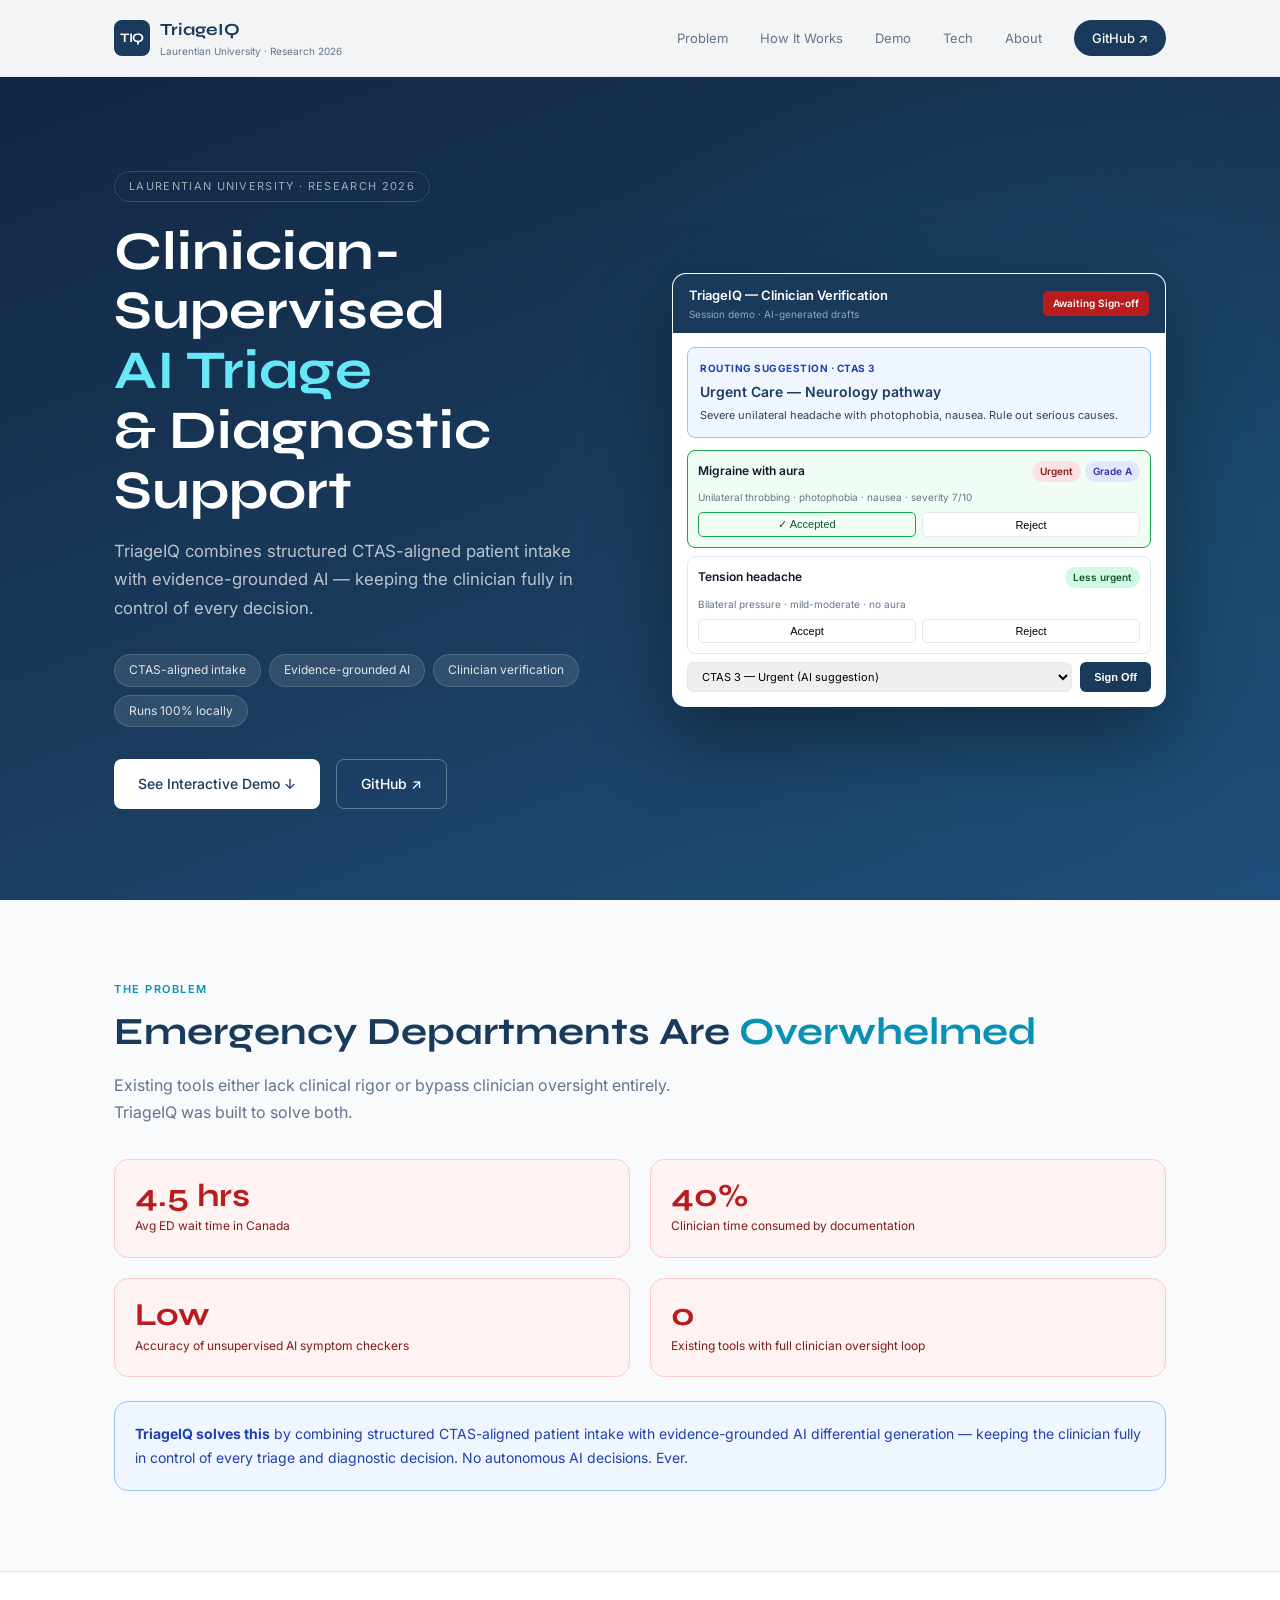
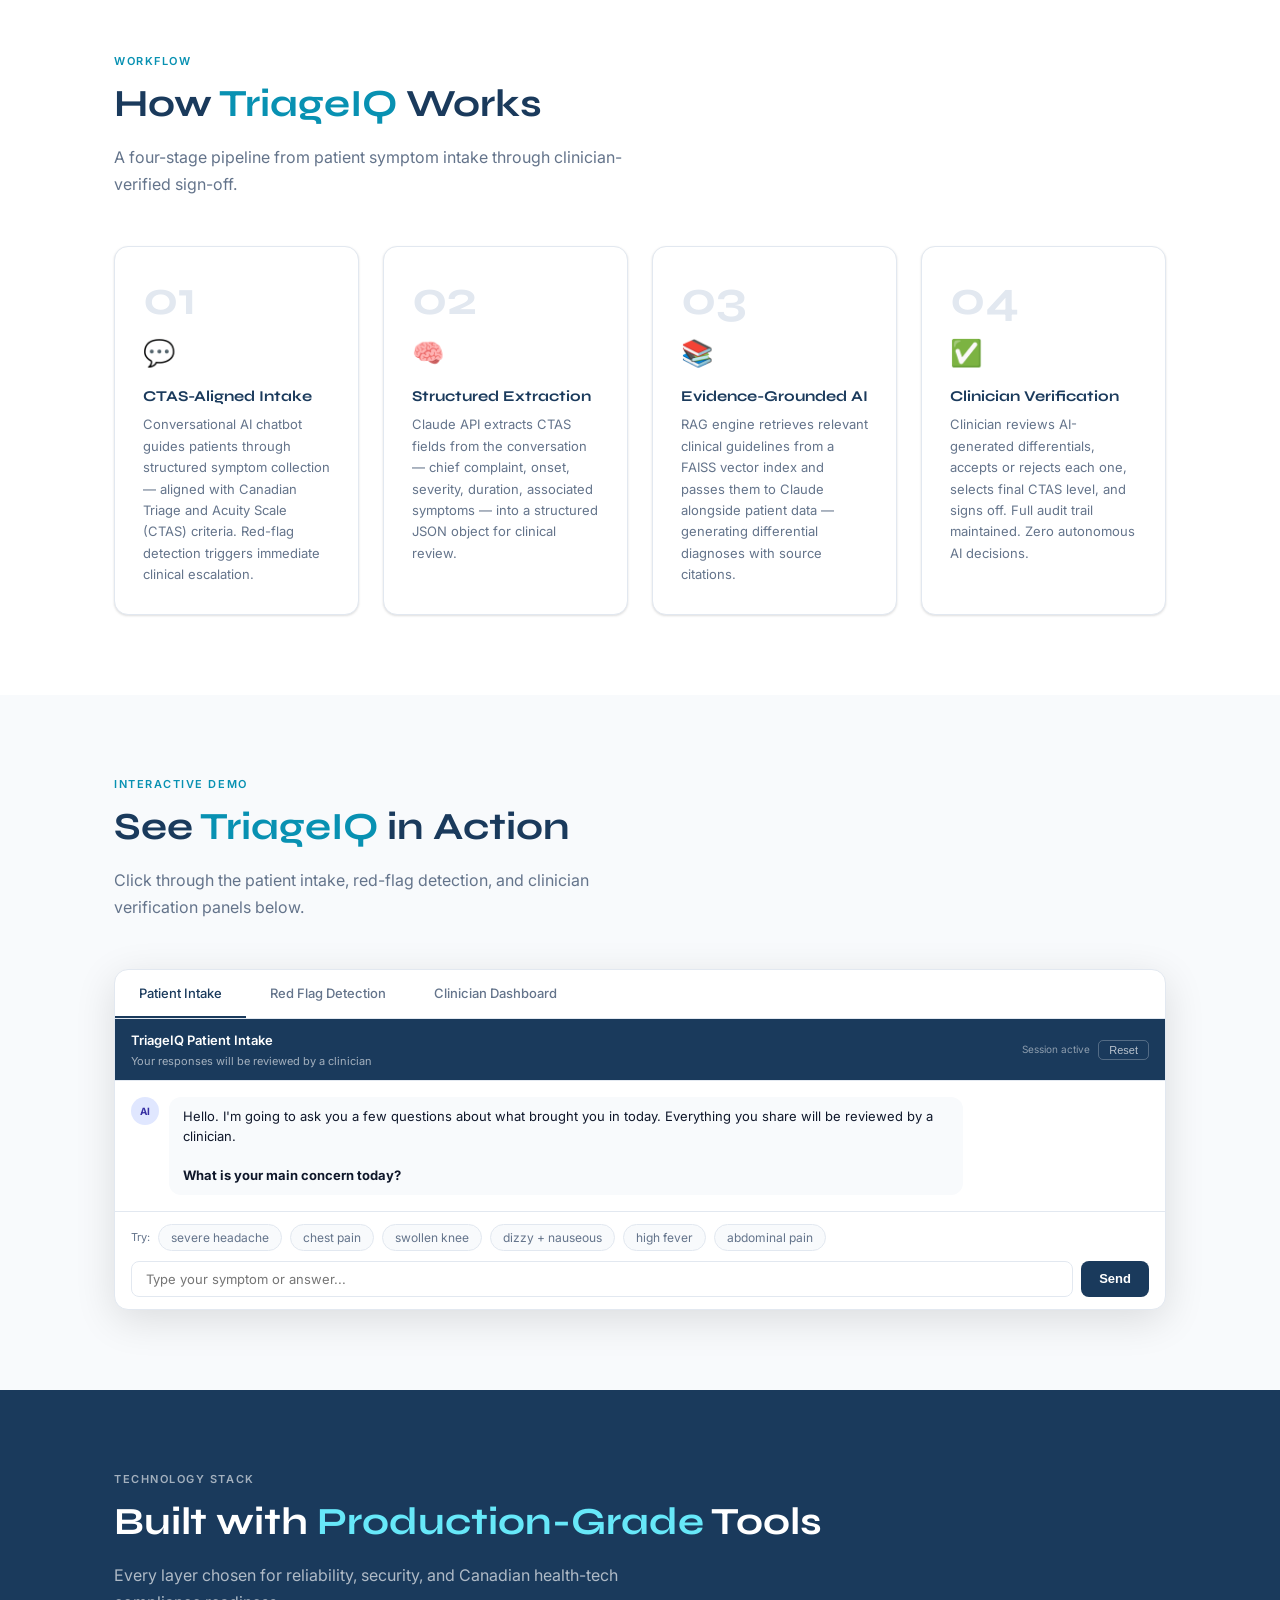
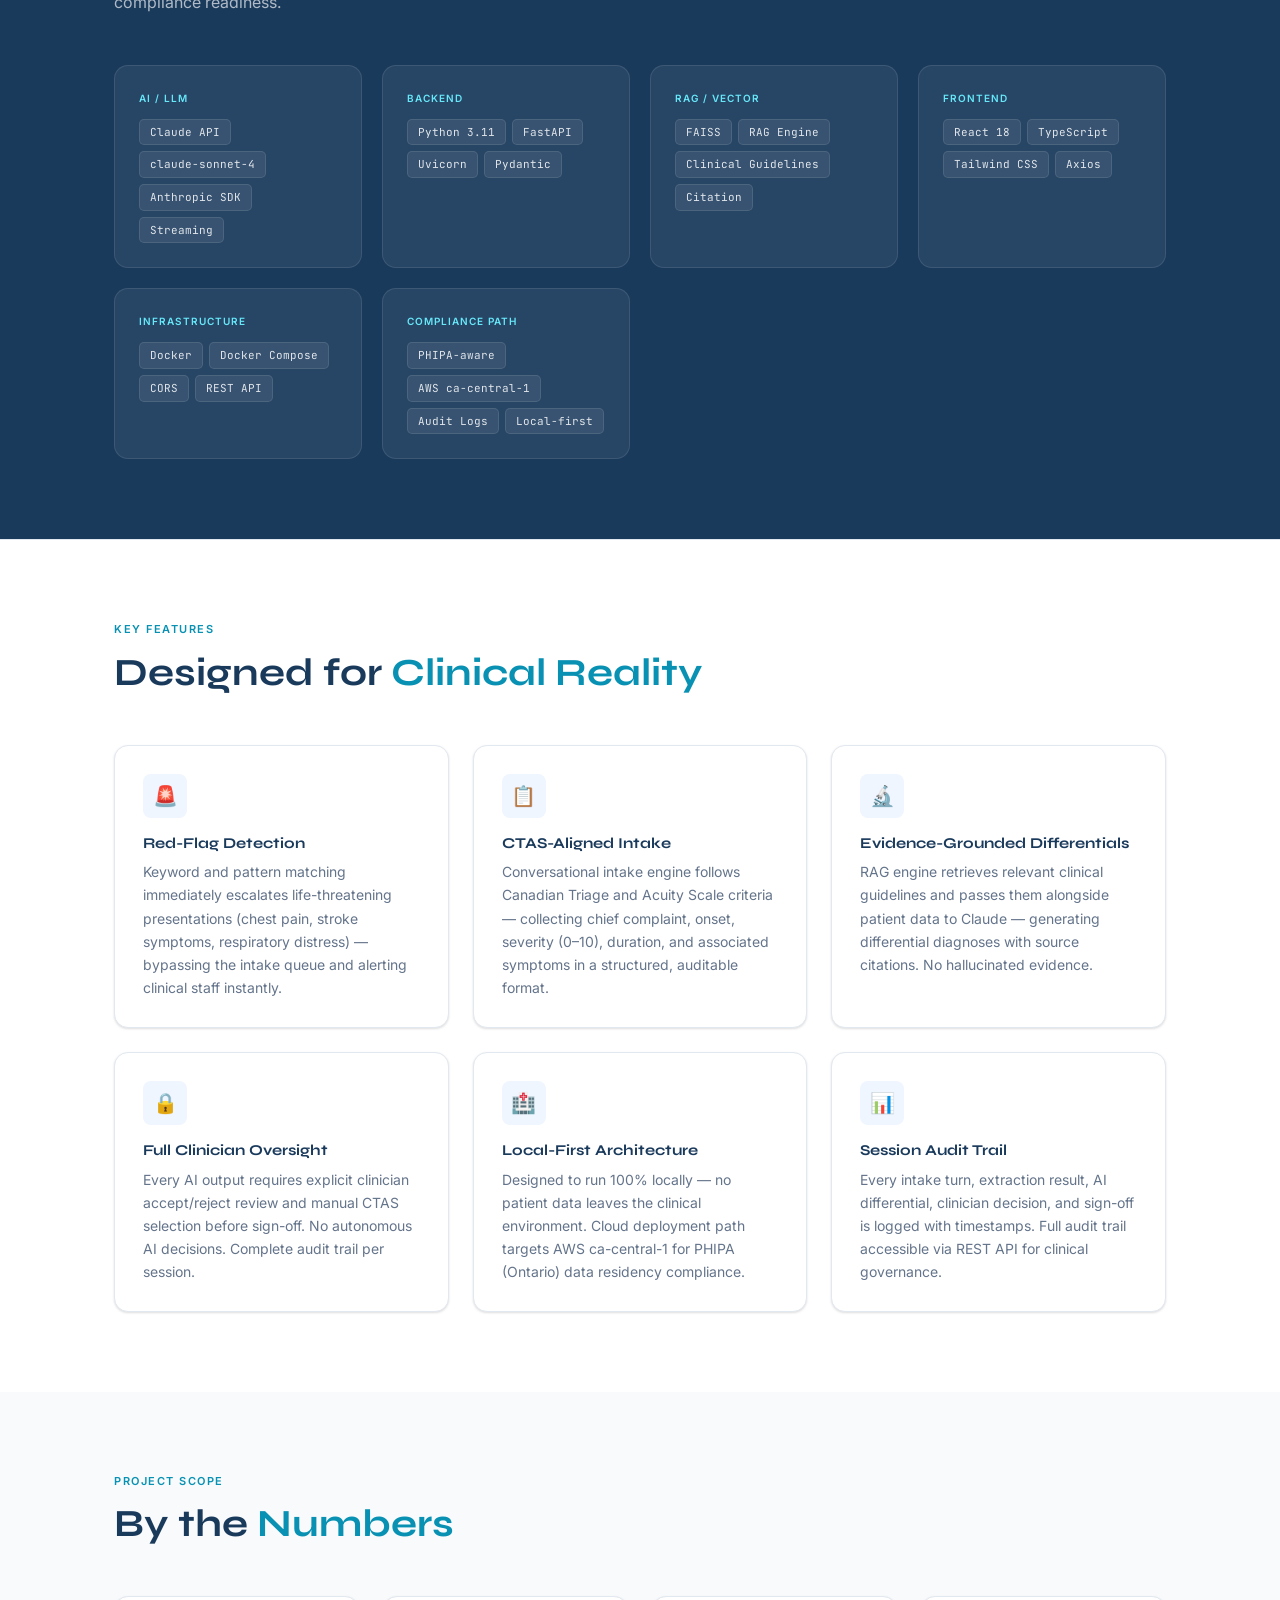
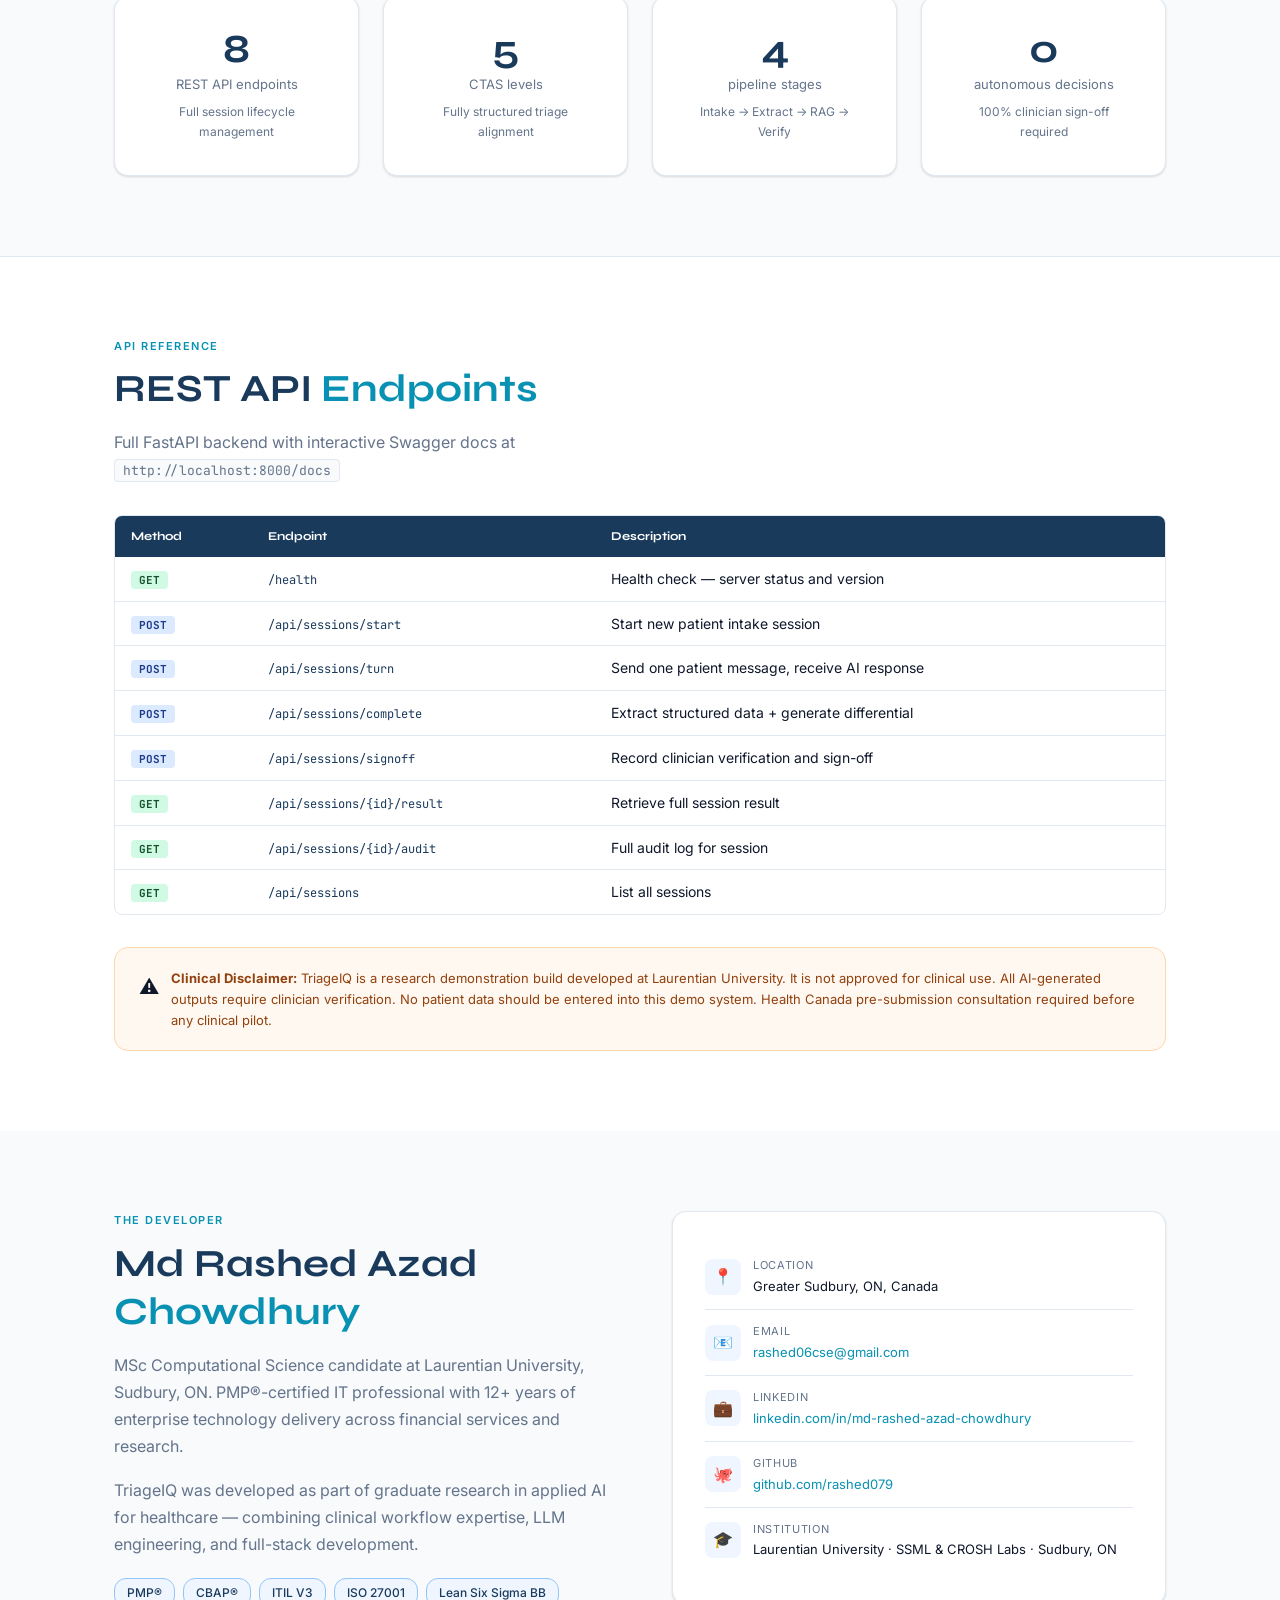
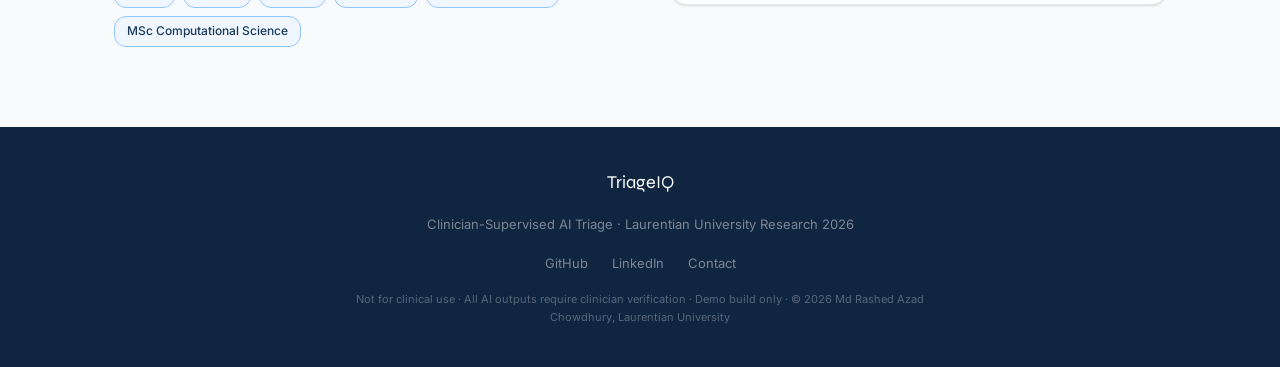
<file: index.html>
<!DOCTYPE html>
<html lang="en">
<head>
<meta charset="UTF-8">
<meta name="viewport" content="width=device-width, initial-scale=1.0">
<meta name="description" content="TriageIQ — Clinician-Supervised AI Triage & Diagnostic Support. CTAS-aligned intake, evidence-grounded differential generation, full clinician verification. Built at Laurentian University by Md Rashed Azad Chowdhury.">
<meta property="og:title" content="TriageIQ — Clinician-Supervised AI Triage">
<meta property="og:description" content="CTAS-aligned patient intake · Evidence-grounded AI differentials · Full clinician verification workflow">
<meta property="og:type" content="website">
<title>TriageIQ — Clinician-Supervised AI Triage · Laurentian University</title>
<link rel="preconnect" href="https://fonts.googleapis.com">
<link rel="preconnect" href="https://fonts.gstatic.com" crossorigin>
<link href="https://fonts.googleapis.com/css2?family=Syne:wght@400;600;700;800&family=Inter:wght@400;500;600&family=JetBrains+Mono:wght@400;700&display=swap" rel="stylesheet">
<style>
*,*::before,*::after{box-sizing:border-box;margin:0;padding:0}
:root{
  --navy:#1a3a5c;--navy-d:#0f2540;--navy-l:#2a5080;
  --teal:#0891b2;--teal-l:#67e8f9;
  --red:#dc2626;--red-l:#fef2f2;
  --green:#16a34a;--green-l:#f0fdf4;
  --amber:#d97706;--amber-l:#fffbeb;
  --blue-l:#eff6ff;--blue-m:#93c5fd;
  --surface:#f8fafc;--card:#fff;
  --text:#0f172a;--muted:#64748b;--border:#e2e8f0;
  --fd:'Syne',sans-serif;--fb:'Inter',sans-serif;--fm:'JetBrains Mono',monospace;
  --r:8px;--rl:14px;--tr:.2s cubic-bezier(.4,0,.2,1);
  --sh:0 1px 3px rgba(0,0,0,.08),0 1px 2px rgba(0,0,0,.06);
  --sh-lg:0 10px 40px rgba(0,0,0,.12);
}
html{scroll-behavior:smooth}
body{font-family:var(--fb);background:var(--surface);color:var(--text);font-size:16px;line-height:1.7;overflow-x:hidden}
a{color:var(--teal);text-decoration:none;transition:color var(--tr)}
a:hover{color:var(--navy)}
h1,h2,h3,h4{font-family:var(--fd);line-height:1.25}
.c{max-width:1100px;margin:0 auto;padding:0 1.5rem}
.sec{padding:5rem 0}

/* HEADER */
#hdr{position:fixed;top:0;left:0;right:0;z-index:100;background:rgba(255,255,255,.95);backdrop-filter:blur(12px);border-bottom:1px solid var(--border);transition:box-shadow var(--tr)}
#hdr.sc{box-shadow:var(--sh-lg)}
.hi{display:flex;align-items:center;justify-content:space-between;padding:1rem 1.5rem;max-width:1100px;margin:0 auto}
.sl{display:flex;align-items:center;gap:10px}
.lm{width:36px;height:36px;border-radius:var(--r);background:var(--navy);display:flex;align-items:center;justify-content:center;font-family:var(--fd);font-size:13px;font-weight:700;color:#fff;letter-spacing:-.5px}
.lt{font-family:var(--fd);font-size:17px;font-weight:700;color:var(--navy)}
.ls{font-size:10px;color:var(--muted);margin-top:-2px}
.nav{display:flex;gap:2rem;align-items:center}
.nav a{font-size:13px;color:var(--muted);transition:color var(--tr)}
.nav a:hover{color:var(--navy)}
.nc{padding:7px 18px;background:var(--navy);color:#fff!important;border-radius:20px;font-size:13px;font-weight:500;transition:background var(--tr)!important}
.nc:hover{background:var(--navy-l)!important}

/* HERO */
#hero{min-height:100vh;padding-top:80px;background:linear-gradient(160deg,var(--navy-d) 0%,var(--navy) 55%,#1e4f7a 100%);display:flex;align-items:center;overflow:hidden;position:relative}
#hero::before{content:'';position:absolute;inset:0;background:radial-gradient(ellipse 60% 70% at 80% 50%,rgba(8,145,178,.15) 0%,transparent 65%)}
.hg{display:grid;grid-template-columns:1fr 1fr;gap:4rem;align-items:center;position:relative}
.hew{display:inline-flex;align-items:center;gap:8px;font-size:11px;text-transform:uppercase;letter-spacing:.12em;color:rgba(255,255,255,.6);margin-bottom:1.25rem;border:1px solid rgba(255,255,255,.15);padding:5px 14px;border-radius:20px}
.ht{font-size:clamp(2.2rem,4.5vw,3.4rem);color:#fff;margin-bottom:1rem;line-height:1.1}
.ht span{color:var(--teal-l)}
.hd{color:rgba(255,255,255,.7);font-size:1.05rem;margin-bottom:2rem;max-width:480px}
.hps{display:flex;flex-wrap:wrap;gap:8px;margin-bottom:2rem}
.hp{background:rgba(255,255,255,.1);border:1px solid rgba(255,255,255,.15);padding:5px 14px;border-radius:20px;font-size:12px;color:rgba(255,255,255,.85)}
.hca{display:flex;gap:1rem;flex-wrap:wrap}
.btn{display:inline-flex;align-items:center;gap:8px;padding:12px 24px;border-radius:var(--r);font-size:14px;font-weight:500;cursor:pointer;transition:all var(--tr);border:none;font-family:var(--fb)}
.bw{background:#fff;color:var(--navy)}
.bw:hover{background:#f0f9ff;color:var(--navy);transform:translateY(-2px)}
.bg{background:transparent;color:#fff;border:1px solid rgba(255,255,255,.3)}
.bg:hover{border-color:#fff;transform:translateY(-2px)}

/* APP MOCKUP */
.am{background:#fff;border-radius:var(--rl);box-shadow:0 32px 80px rgba(0,0,0,.4);overflow:hidden;border:1px solid rgba(255,255,255,.1);animation:float 6s ease-in-out infinite}
@keyframes float{0%,100%{transform:translateY(0)}50%{transform:translateY(-10px)}}
.mtb{background:var(--navy);padding:10px 16px;display:flex;align-items:center;justify-content:space-between}
.mtt{font-weight:600;font-size:13px;color:#fff}
.mts{font-size:10px;color:rgba(255,255,255,.55)}
.sp{background:#b91c1c;padding:4px 10px;border-radius:5px;font-size:10px;font-weight:600;color:#fff}
.mb2{padding:14px}
.rb{background:var(--blue-l);border:1px solid var(--blue-m);border-radius:var(--r);padding:12px;margin-bottom:12px}
.rt{font-size:10px;font-weight:700;color:#1e40af;text-transform:uppercase;letter-spacing:.5px;margin-bottom:3px}
.rtt{font-size:14px;font-weight:600;color:#1e3a5f}
.rd{font-size:11px;color:#374151;margin-top:2px}
.dc{border:1px solid var(--border);border-radius:var(--r);padding:10px;margin-bottom:8px;transition:all .3s}
.dc.acc{border-color:#16a34a;background:var(--green-l)}
.dc.rej{border-color:#dc2626;background:var(--red-l);opacity:.6}
.dn{font-weight:600;font-size:12px;color:var(--text);margin-bottom:4px}
.dm2{font-size:10px;color:var(--muted);margin-bottom:6px}
.db{display:flex;gap:6px}
.dbt{flex:1;padding:5px;border-radius:5px;border:1px solid var(--border);background:#fff;font-size:11px;font-weight:500;cursor:pointer;transition:all .2s}
.dbt:hover{background:var(--surface)}
.dbt.ac{background:var(--green-l);border-color:#16a34a;color:#14532d}
.dbt.rj{background:var(--red-l);border-color:#dc2626;color:#7f1d1d}
.badge{display:inline-flex;align-items:center;padding:2px 8px;border-radius:20px;font-size:10px;font-weight:600}

/* PROBLEM */
.sg{display:grid;grid-template-columns:repeat(2,1fr);gap:1.25rem;margin-top:2rem}
.sc2{background:var(--red-l);border:1px solid #fecaca;border-radius:var(--rl);padding:1.25rem}
.sn{font-family:var(--fd);font-size:2rem;color:#b91c1c;font-weight:700;line-height:1}
.sl2{font-size:12px;color:#7f1d1d;margin-top:.3rem}
.sol{background:var(--blue-l);border:1px solid var(--blue-m);border-radius:var(--rl);padding:1.25rem;margin-top:1.5rem;font-size:14px;color:#1e40af;line-height:1.7}

/* HEADINGS */
.ew{font-size:11px;text-transform:uppercase;letter-spacing:.14em;color:var(--teal);margin-bottom:.6rem;font-weight:600}
.ew-w{color:rgba(255,255,255,.6)}
.st{font-size:clamp(1.7rem,3vw,2.4rem);color:var(--navy);margin-bottom:1rem}
.st span{color:var(--teal)}
.st-w{color:#fff}
.sd{color:var(--muted);max-width:560px}
.sd-w{color:rgba(255,255,255,.65)}

/* HOW IT WORKS */
.stg{display:grid;grid-template-columns:repeat(auto-fit,minmax(230px,1fr));gap:1.5rem;margin-top:3rem}
.scard{background:var(--card);border:1px solid var(--border);border-radius:var(--rl);padding:1.75rem;box-shadow:var(--sh);transition:all var(--tr)}
.scard:hover{transform:translateY(-4px);box-shadow:var(--sh-lg)}
.snum{font-family:var(--fd);font-size:3rem;font-weight:700;color:var(--border);line-height:1;margin-bottom:.5rem}
.sic{font-size:26px;margin-bottom:.75rem}
.sti{font-family:var(--fd);font-size:15px;color:var(--navy);margin-bottom:.5rem}
.sde{font-size:13px;color:var(--muted);line-height:1.65}

/* DEMO PANEL */
.demo-panel{background:var(--card);border:1px solid var(--border);border-radius:var(--rl);overflow:hidden;box-shadow:var(--sh-lg);margin-top:3rem}
.dp-tabs{display:flex;border-bottom:1px solid var(--border)}
.dp-tab{padding:.75rem 1.5rem;font-size:13px;font-weight:500;cursor:pointer;color:var(--muted);border-bottom:2px solid transparent;transition:all var(--tr)}
.dp-tab.active{color:var(--navy);border-bottom-color:var(--navy)}
.dp-body{padding:1.5rem}
.chat-demo{display:flex;flex-direction:column;gap:12px}
.cm{display:flex;gap:10px}
.cm.u{flex-direction:row-reverse}
.av{width:28px;height:28px;border-radius:50%;background:#e0e7ff;display:flex;align-items:center;justify-content:center;font-size:10px;font-weight:700;color:#3730a3;flex-shrink:0}
.bub{max-width:78%;padding:10px 14px;border-radius:12px;font-size:13px;line-height:1.5}
.bub.ai{background:var(--surface);color:var(--text)}
.bub.u{background:var(--navy);color:#fff}
.bub.alert{background:var(--red-l);border:1px solid #fecaca;color:#7f1d1d}
.pulse-dot{display:inline-block;width:8px;height:8px;border-radius:50%;background:#dc2626;animation:pulse 1s ease-in-out infinite;margin-right:6px}
@keyframes pulse{0%,100%{opacity:1}50%{opacity:.3}}
.red-bar{background:var(--red-l);border-bottom:2px solid #dc2626;padding:10px 16px;display:flex;align-items:center;gap:8px;font-size:13px;font-weight:600;color:#7f1d1d}

/* TECH */
.tech-section{background:var(--navy)}
.tg{display:grid;grid-template-columns:repeat(auto-fit,minmax(200px,1fr));gap:1.25rem;margin-top:3rem}
.tc{background:rgba(255,255,255,.06);border:1px solid rgba(255,255,255,.1);border-radius:var(--rl);padding:1.5rem;transition:all var(--tr)}
.tc:hover{background:rgba(255,255,255,.1);border-color:rgba(255,255,255,.2)}
.tcat{font-size:10px;text-transform:uppercase;letter-spacing:.1em;color:var(--teal-l);margin-bottom:.75rem;font-weight:600}
.tis{display:flex;flex-wrap:wrap;gap:6px}
.ttag{font-family:var(--fm);font-size:11px;background:rgba(255,255,255,.08);border:1px solid rgba(255,255,255,.1);padding:3px 10px;border-radius:5px;color:rgba(255,255,255,.85)}

/* FEATURES */
.fg{display:grid;grid-template-columns:repeat(auto-fit,minmax(280px,1fr));gap:1.5rem;margin-top:3rem}
.fc{background:var(--card);border:1px solid var(--border);border-radius:var(--rl);padding:1.75rem;box-shadow:var(--sh)}
.fic{width:44px;height:44px;border-radius:var(--r);background:var(--blue-l);display:flex;align-items:center;justify-content:center;font-size:20px;margin-bottom:1rem}
.fti{font-family:var(--fd);font-size:15px;color:var(--navy);margin-bottom:.5rem}
.fde{font-size:14px;color:var(--muted);line-height:1.65}

/* API TABLE */
.api-wrap{overflow-x:auto;margin-top:2rem;border-radius:var(--r);border:1px solid var(--border)}
.at{width:100%;border-collapse:collapse;font-size:14px}
.at th{background:var(--navy);color:#fff;padding:10px 16px;text-align:left;font-family:var(--fd);font-size:12px}
.at td{padding:10px 16px;border-bottom:1px solid var(--border)}
.at tr:last-child td{border-bottom:none}
.at tr:hover td{background:var(--surface)}
.meth{font-family:var(--fm);font-size:11px;font-weight:700;padding:2px 8px;border-radius:4px}
.meth.g{background:#d1fae5;color:#14532d}
.meth.p{background:#dbeafe;color:#1e3a8a}
.ep{font-family:var(--fm);font-size:12px;color:var(--navy)}

/* METRICS */
.mg{display:grid;grid-template-columns:repeat(auto-fit,minmax(180px,1fr));gap:1.5rem;margin-top:3rem}
.mc{background:var(--card);border:1px solid var(--border);border-radius:var(--rl);padding:2rem;text-align:center;box-shadow:var(--sh)}
.mn{font-family:var(--fd);font-size:2.5rem;font-weight:700;color:var(--navy);line-height:1}
.mu{font-size:13px;color:var(--muted);margin-top:.25rem}
.ml{font-size:12px;color:var(--muted);margin-top:.4rem}

/* DISCLAIMER */
.disc{background:#fff8f0;border:1px solid #fed7aa;border-radius:var(--rl);padding:1.25rem 1.5rem;display:flex;gap:12px;align-items:flex-start;margin-top:2rem}
.di{font-size:20px;flex-shrink:0;margin-top:2px}
.dt{font-size:13px;color:#92400e;line-height:1.6}

/* ABOUT */
.ag{display:grid;grid-template-columns:1fr 1fr;gap:4rem;align-items:start}
.ct{display:flex;flex-wrap:wrap;gap:8px;margin-top:1.25rem}
.ctg{font-size:12px;padding:4px 12px;border-radius:12px;background:var(--blue-l);border:1px solid var(--blue-m);color:var(--navy);font-weight:500}
.cc{background:var(--card);border:1px solid var(--border);border-radius:var(--rl);padding:2rem;box-shadow:var(--sh)}
.cr{display:flex;align-items:center;gap:12px;padding:.75rem 0;border-bottom:1px solid var(--border)}
.cr:last-child{border-bottom:none}
.ci{width:36px;height:36px;border-radius:var(--r);background:var(--blue-l);display:flex;align-items:center;justify-content:center;font-size:16px;flex-shrink:0}
.cla{font-size:11px;color:var(--muted);text-transform:uppercase;letter-spacing:.06em}
.cva{font-size:13px;color:var(--text)}
.cva a{color:var(--teal)}

/* FOOTER */
#ftr{background:var(--navy-d);padding:2.5rem 0}
.fi{display:flex;flex-direction:column;align-items:center;gap:1rem;text-align:center}
.flo{font-family:var(--fd);font-size:18px;color:#fff}
.ftg{font-size:13px;color:rgba(255,255,255,.45)}
.fls{display:flex;gap:1.5rem}
.fls a{font-size:13px;color:rgba(255,255,255,.45);transition:color var(--tr)}
.fls a:hover{color:var(--teal-l)}
.fd2{font-size:11px;color:rgba(255,255,255,.3);max-width:600px}

/* RESPONSIVE */
@media(max-width:768px){
  .hg,.ag{grid-template-columns:1fr}
  .am{display:none}
  .nav{display:none}
  .sg{grid-template-columns:1fr 1fr}
}
</style>
</head>
<body>

<!-- HEADER -->
<header id="hdr">
  <div class="hi">
    <div class="sl">
      <div class="lm">TIQ</div>
      <div>
        <div class="lt">TriageIQ</div>
        <div class="ls">Laurentian University · Research 2026</div>
      </div>
    </div>
    <nav class="nav" aria-label="Primary">
      <a href="#problem">Problem</a>
      <a href="#how">How It Works</a>
      <a href="#demo">Demo</a>
      <a href="#tech">Tech</a>
      <a href="#about">About</a>
      <a href="https://github.com/rashed079/triageiq" class="nc" target="_blank" rel="noopener">GitHub ↗</a>
    </nav>
  </div>
</header>

<!-- HERO -->
<section id="hero">
  <div class="c">
    <div class="hg">
      <div>
        <div class="hew">Laurentian University · Research 2026</div>
        <h1 class="ht">Clinician-Supervised<br><span>AI Triage</span><br>& Diagnostic Support</h1>
        <p class="hd">TriageIQ combines structured CTAS-aligned patient intake with evidence-grounded AI — keeping the clinician fully in control of every decision.</p>
        <div class="hps">
          <span class="hp">CTAS-aligned intake</span>
          <span class="hp">Evidence-grounded AI</span>
          <span class="hp">Clinician verification</span>
          <span class="hp">Runs 100% locally</span>
        </div>
        <div class="hca">
          <a href="#demo" class="btn bw">See Interactive Demo ↓</a>
          <a href="https://github.com/rashed079/triageiq" class="btn bg" target="_blank" rel="noopener">GitHub ↗</a>
        </div>
      </div>
      <div aria-hidden="true">
        <div class="am">
          <div class="mtb">
            <div><div class="mtt">TriageIQ — Clinician Verification</div><div class="mts">Session demo · AI-generated drafts</div></div>
            <div class="sp">Awaiting Sign-off</div>
          </div>
          <div class="mb2">
            <div class="rb">
              <div class="rt">Routing suggestion · CTAS 3</div>
              <div class="rtt">Urgent Care — Neurology pathway</div>
              <div class="rd">Severe unilateral headache with photophobia, nausea. Rule out serious causes.</div>
            </div>
            <div class="dc acc" id="m-d1">
              <div style="display:flex;justify-content:space-between;align-items:flex-start;margin-bottom:4px">
                <div class="dn">Migraine with aura</div>
                <div style="display:flex;gap:4px">
                  <span class="badge" style="background:#fee2e2;color:#7f1d1d">Urgent</span>
                  <span class="badge" style="background:#e0e7ff;color:#3730a3">Grade A</span>
                </div>
              </div>
              <div class="dm2">Unilateral throbbing · photophobia · nausea · severity 7/10</div>
              <div class="db">
                <button class="dbt ac" onclick="mockAccept('m-d1',this)">✓ Accepted</button>
                <button class="dbt" onclick="mockReject('m-d1',this)">Reject</button>
              </div>
            </div>
            <div class="dc" id="m-d2">
              <div style="display:flex;justify-content:space-between;align-items:flex-start;margin-bottom:4px">
                <div class="dn">Tension headache</div>
                <span class="badge" style="background:#d1fae5;color:#14532d">Less urgent</span>
              </div>
              <div class="dm2">Bilateral pressure · mild-moderate · no aura</div>
              <div class="db">
                <button class="dbt" onclick="mockAccept('m-d2',this)">Accept</button>
                <button class="dbt" onclick="mockReject('m-d2',this)">Reject</button>
              </div>
            </div>
            <div style="display:flex;gap:8px;margin-top:8px">
              <select style="flex:1;padding:6px 10px;border-radius:6px;font-size:11px;border:1px solid var(--border);font-family:var(--fb)">
                <option>CTAS 3 — Urgent (AI suggestion)</option>
                <option>CTAS 2 — Emergent</option>
              </select>
              <button style="padding:6px 14px;background:var(--navy);color:#fff;border:none;border-radius:6px;font-size:11px;font-weight:600;cursor:pointer">Sign Off</button>
            </div>
          </div>
        </div>
      </div>
    </div>
  </div>
</section>

<!-- PROBLEM -->
<section id="problem" class="sec">
  <div class="c">
    <p class="ew">The Problem</p>
    <h2 class="st">Emergency Departments Are <span>Overwhelmed</span></h2>
    <p class="sd">Existing tools either lack clinical rigor or bypass clinician oversight entirely. TriageIQ was built to solve both.</p>
    <div class="sg">
      <div class="sc2"><div class="sn">4.5 hrs</div><div class="sl2">Avg ED wait time in Canada</div></div>
      <div class="sc2"><div class="sn">40%</div><div class="sl2">Clinician time consumed by documentation</div></div>
      <div class="sc2"><div class="sn">Low</div><div class="sl2">Accuracy of unsupervised AI symptom checkers</div></div>
      <div class="sc2"><div class="sn">0</div><div class="sl2">Existing tools with full clinician oversight loop</div></div>
    </div>
    <div class="sol">
      <strong>TriageIQ solves this</strong> by combining structured CTAS-aligned patient intake with evidence-grounded AI differential generation — keeping the clinician fully in control of every triage and diagnostic decision. No autonomous AI decisions. Ever.
    </div>
  </div>
</section>

<!-- HOW IT WORKS -->
<section id="how" class="sec" style="background:#fff;border-top:1px solid var(--border)">
  <div class="c">
    <p class="ew">Workflow</p>
    <h2 class="st">How <span>TriageIQ</span> Works</h2>
    <p class="sd">A four-stage pipeline from patient symptom intake through clinician-verified sign-off.</p>
    <div class="stg">
      <div class="scard"><div class="snum">01</div><div class="sic">💬</div><h3 class="sti">CTAS-Aligned Intake</h3><p class="sde">Conversational AI chatbot guides patients through structured symptom collection — aligned with Canadian Triage and Acuity Scale (CTAS) criteria. Red-flag detection triggers immediate clinical escalation.</p></div>
      <div class="scard"><div class="snum">02</div><div class="sic">🧠</div><h3 class="sti">Structured Extraction</h3><p class="sde">Claude API extracts CTAS fields from the conversation — chief complaint, onset, severity, duration, associated symptoms — into a structured JSON object for clinical review.</p></div>
      <div class="scard"><div class="snum">03</div><div class="sic">📚</div><h3 class="sti">Evidence-Grounded AI</h3><p class="sde">RAG engine retrieves relevant clinical guidelines from a FAISS vector index and passes them to Claude alongside patient data — generating differential diagnoses with source citations.</p></div>
      <div class="scard"><div class="snum">04</div><div class="sic">✅</div><h3 class="sti">Clinician Verification</h3><p class="sde">Clinician reviews AI-generated differentials, accepts or rejects each one, selects final CTAS level, and signs off. Full audit trail maintained. Zero autonomous AI decisions.</p></div>
    </div>
  </div>
</section>

<!-- INTERACTIVE DEMO -->
<section id="demo" class="sec">
  <div class="c">
    <p class="ew">Interactive Demo</p>
    <h2 class="st">See <span>TriageIQ</span> in Action</h2>
    <p class="sd">Click through the patient intake, red-flag detection, and clinician verification panels below.</p>
    <div class="demo-panel">
      <div class="dp-tabs">
        <div class="dp-tab active" onclick="showTab('intake',this)">Patient Intake</div>
        <div class="dp-tab" onclick="showTab('redflag',this)">Red Flag Detection</div>
        <div class="dp-tab" onclick="showTab('clinician',this)">Clinician Dashboard</div>
      </div>
      <div id="tab-intake" class="dp-body" style="padding:0">
        <div style="background:var(--navy);padding:10px 16px;display:flex;justify-content:space-between;align-items:center;border-bottom:1px solid var(--border)">
          <div><div style="font-weight:600;font-size:13px;color:#fff">TriageIQ Patient Intake</div><div style="font-size:11px;color:rgba(255,255,255,.6)">Your responses will be reviewed by a clinician</div></div>
          <div style="display:flex;gap:8px;align-items:center">
            <span id="intake-status" style="font-size:10px;color:rgba(255,255,255,.5)">Session active</span>
            <button onclick="resetChat()" style="padding:3px 10px;border:1px solid rgba(255,255,255,.25);background:transparent;color:rgba(255,255,255,.7);border-radius:5px;font-size:11px;cursor:pointer">Reset</button>
          </div>
        </div>
        <div id="intake-chat" style="padding:1rem;display:flex;flex-direction:column;gap:10px;max-height:340px;overflow-y:auto">
          <div class="cm"><div class="av">AI</div><div class="bub ai">Hello. I'm going to ask you a few questions about what brought you in today. Everything you share will be reviewed by a clinician.<br><br><strong>What is your main concern today?</strong></div></div>
        </div>
        <div style="border-top:1px solid var(--border);padding:.75rem 1rem">
          <div style="display:flex;gap:8px;margin-bottom:.6rem;flex-wrap:wrap">
            <span style="font-size:11px;color:var(--muted);align-self:center">Try:</span>
            <button class="qbtn" onclick="quickSend('I have a severe headache')">severe headache</button>
            <button class="qbtn" onclick="quickSend('chest pain and shortness of breath')">chest pain</button>
            <button class="qbtn" onclick="quickSend('my knee is swollen')">swollen knee</button>
            <button class="qbtn" onclick="quickSend('I feel dizzy and nauseous')">dizzy + nauseous</button>
            <button class="qbtn" onclick="quickSend('I have a high fever')">high fever</button>
            <button class="qbtn" onclick="quickSend('abdominal pain')">abdominal pain</button>
          </div>
          <div style="display:flex;gap:8px">
            <input id="chat-input" type="text" placeholder="Type your symptom or answer..." style="flex:1;padding:9px 14px;border:1px solid var(--border);border-radius:var(--r);font-size:13px;font-family:var(--fb);outline:none" onkeydown="if(event.key==='Enter')sendChat()">
            <button onclick="sendChat()" style="padding:9px 18px;background:var(--navy);color:#fff;border:none;border-radius:var(--r);font-size:13px;font-weight:600;cursor:pointer;transition:background .2s" onmouseover="this.style.background='var(--navy-l)'" onmouseout="this.style.background='var(--navy)'">Send</button>
          </div>
        </div>
      </div>
      <div id="tab-redflag" class="dp-body" style="display:none">
        <div class="red-bar"><span class="pulse-dot"></span>The clinical team has been alerted. Please remain where you are.</div>
        <div class="chat-demo" style="margin-top:1rem">
          <div class="cm"><div class="av">AI</div><div class="bub ai">Hello. What is your main concern today?</div></div>
          <div class="cm u"><div class="bub u">I have chest pain and cannot breathe</div></div>
          <div class="cm"><div class="av">AI</div><div class="bub alert">I need to alert the clinical team right away. Please stay where you are — someone will be with you very soon. <strong>Do not move.</strong></div></div>
        </div>
        <div style="background:var(--red-l);border:1px solid #fecaca;border-radius:var(--r);padding:1rem;margin-top:1rem">
          <div style="font-weight:600;font-size:13px;color:#7f1d1d;margin-bottom:.4rem">🚨 Red Flag Detected — Immediate Escalation</div>
          <div style="font-size:12px;color:#991b1b">Keywords matched: <code style="background:#fecaca;padding:1px 6px;border-radius:4px">chest pain</code> + <code style="background:#fecaca;padding:1px 6px;border-radius:4px">cannot breathe</code> → CTAS 1 auto-escalation protocol triggered. Clinician dashboard alerted.</div>
        </div>
      </div>
      <div id="tab-clinician" class="dp-body" style="display:none">
        <div style="display:flex;align-items:center;justify-content:space-between;margin-bottom:1rem;flex-wrap:wrap;gap:8px">
          <div><div style="font-weight:600;font-size:14px;color:var(--navy)">Clinician Verification Dashboard</div><div style="font-size:12px;color:var(--muted)">AI-generated drafts — all decisions require clinician sign-off</div></div>
          <span class="badge" style="background:#fee2e2;color:#7f1d1d;font-size:12px;padding:4px 12px">Awaiting Sign-off</span>
        </div>
        <div class="rb">
          <div class="rt">AI Routing Suggestion · CTAS 3</div>
          <div class="rtt">Urgent Care — Neurology pathway</div>
          <div class="rd">Severe unilateral headache with photophobia and nausea. Rule out subarachnoid haemorrhage and meningitis.</div>
        </div>
        <div class="dc" id="c-d1">
          <div style="display:flex;justify-content:space-between;align-items:flex-start;margin-bottom:6px">
            <div class="dn">Migraine with aura</div>
            <div style="display:flex;gap:4px">
              <span class="badge" style="background:#fee2e2;color:#7f1d1d">Urgent</span>
              <span class="badge" style="background:#b91c1c;color:#fff">High confidence</span>
              <span class="badge" style="background:#e0e7ff;color:#3730a3">Grade A evidence</span>
            </div>
          </div>
          <div class="dm2">Unilateral throbbing headache · photophobia · nausea · onset 3 hours · severity 7/10 · CTAS guideline §3.2 cited</div>
          <div class="db">
            <button class="dbt" id="c-d1-a" onclick="clinAccept('c-d1')">Accept</button>
            <button class="dbt" id="c-d1-r" onclick="clinReject('c-d1')">Reject</button>
          </div>
        </div>
        <div class="dc" id="c-d2">
          <div style="display:flex;justify-content:space-between;align-items:flex-start;margin-bottom:6px">
            <div class="dn">Tension headache</div>
            <div style="display:flex;gap:4px">
              <span class="badge" style="background:#d1fae5;color:#14532d">Less urgent</span>
              <span class="badge" style="background:#b45309;color:#fff">Medium confidence</span>
            </div>
          </div>
          <div class="dm2">Bilateral pressure · mild-moderate severity · no aura reported</div>
          <div class="db">
            <button class="dbt" id="c-d2-a" onclick="clinAccept('c-d2')">Accept</button>
            <button class="dbt" id="c-d2-r" onclick="clinReject('c-d2')">Reject</button>
          </div>
        </div>
        <div style="display:flex;gap:8px;align-items:center;margin-top:1rem;flex-wrap:wrap">
          <select id="ctas-sel" style="flex:1;min-width:200px;padding:8px 12px;border-radius:var(--r);font-size:13px;border:1px solid var(--border);font-family:var(--fb)">
            <option value="">Select CTAS level to enable sign-off</option>
            <option value="2">2 — Emergent</option>
            <option value="3">3 — Urgent</option>
            <option value="4">4 — Less Urgent</option>
          </select>
          <button id="signoff-btn" onclick="doSignoff()" style="padding:8px 20px;background:#ccc;color:#fff;border:none;border-radius:var(--r);font-size:13px;font-weight:600;cursor:not-allowed;transition:all .2s">Sign Off & Finalize</button>
        </div>
        <div id="signoff-result" style="display:none;margin-top:1rem;background:var(--green-l);border:1px solid #86efac;border-radius:var(--r);padding:1rem;font-size:13px;color:#14532d">
          <strong>✓ Session finalized.</strong> Clinician sign-off recorded. Full audit trail saved. Patient routing confirmed.
        </div>
      </div>
    </div>
  </div>
</section>

<!-- TECH STACK -->
<section id="tech" class="sec tech-section">
  <div class="c">
    <p class="ew ew-w">Technology Stack</p>
    <h2 class="st st-w">Built with <span style="color:var(--teal-l)">Production-Grade</span> Tools</h2>
    <p class="sd sd-w">Every layer chosen for reliability, security, and Canadian health-tech compliance readiness.</p>
    <div class="tg">
      <div class="tc"><div class="tcat">AI / LLM</div><div class="tis"><span class="ttag">Claude API</span><span class="ttag">claude-sonnet-4</span><span class="ttag">Anthropic SDK</span><span class="ttag">Streaming</span></div></div>
      <div class="tc"><div class="tcat">Backend</div><div class="tis"><span class="ttag">Python 3.11</span><span class="ttag">FastAPI</span><span class="ttag">Uvicorn</span><span class="ttag">Pydantic</span></div></div>
      <div class="tc"><div class="tcat">RAG / Vector</div><div class="tis"><span class="ttag">FAISS</span><span class="ttag">RAG Engine</span><span class="ttag">Clinical Guidelines</span><span class="ttag">Citation</span></div></div>
      <div class="tc"><div class="tcat">Frontend</div><div class="tis"><span class="ttag">React 18</span><span class="ttag">TypeScript</span><span class="ttag">Tailwind CSS</span><span class="ttag">Axios</span></div></div>
      <div class="tc"><div class="tcat">Infrastructure</div><div class="tis"><span class="ttag">Docker</span><span class="ttag">Docker Compose</span><span class="ttag">CORS</span><span class="ttag">REST API</span></div></div>
      <div class="tc"><div class="tcat">Compliance Path</div><div class="tis"><span class="ttag">PHIPA-aware</span><span class="ttag">AWS ca-central-1</span><span class="ttag">Audit Logs</span><span class="ttag">Local-first</span></div></div>
    </div>
  </div>
</section>

<!-- KEY FEATURES -->
<section class="sec" style="background:#fff;border-top:1px solid var(--border)">
  <div class="c">
    <p class="ew">Key Features</p>
    <h2 class="st">Designed for <span>Clinical Reality</span></h2>
    <div class="fg">
      <div class="fc"><div class="fic">🚨</div><h3 class="fti">Red-Flag Detection</h3><p class="fde">Keyword and pattern matching immediately escalates life-threatening presentations (chest pain, stroke symptoms, respiratory distress) — bypassing the intake queue and alerting clinical staff instantly.</p></div>
      <div class="fc"><div class="fic">📋</div><h3 class="fti">CTAS-Aligned Intake</h3><p class="fde">Conversational intake engine follows Canadian Triage and Acuity Scale criteria — collecting chief complaint, onset, severity (0–10), duration, and associated symptoms in a structured, auditable format.</p></div>
      <div class="fc"><div class="fic">🔬</div><h3 class="fti">Evidence-Grounded Differentials</h3><p class="fde">RAG engine retrieves relevant clinical guidelines and passes them alongside patient data to Claude — generating differential diagnoses with source citations. No hallucinated evidence.</p></div>
      <div class="fc"><div class="fic">🔒</div><h3 class="fti">Full Clinician Oversight</h3><p class="fde">Every AI output requires explicit clinician accept/reject review and manual CTAS selection before sign-off. No autonomous AI decisions. Complete audit trail per session.</p></div>
      <div class="fc"><div class="fic">🏥</div><h3 class="fti">Local-First Architecture</h3><p class="fde">Designed to run 100% locally — no patient data leaves the clinical environment. Cloud deployment path targets AWS ca-central-1 for PHIPA (Ontario) data residency compliance.</p></div>
      <div class="fc"><div class="fic">📊</div><h3 class="fti">Session Audit Trail</h3><p class="fde">Every intake turn, extraction result, AI differential, clinician decision, and sign-off is logged with timestamps. Full audit trail accessible via REST API for clinical governance.</p></div>
    </div>
  </div>
</section>

<!-- METRICS -->
<section class="sec">
  <div class="c">
    <p class="ew">Project Scope</p>
    <h2 class="st">By the <span>Numbers</span></h2>
    <div class="mg">
      <div class="mc"><div class="mn">8</div><div class="mu">REST API endpoints</div><div class="ml">Full session lifecycle management</div></div>
      <div class="mc"><div class="mn">5</div><div class="mu">CTAS levels</div><div class="ml">Fully structured triage alignment</div></div>
      <div class="mc"><div class="mn">4</div><div class="mu">pipeline stages</div><div class="ml">Intake → Extract → RAG → Verify</div></div>
      <div class="mc"><div class="mn">0</div><div class="mu">autonomous decisions</div><div class="ml">100% clinician sign-off required</div></div>
    </div>
  </div>
</section>

<!-- API REFERENCE -->
<section id="api" class="sec" style="background:#fff;border-top:1px solid var(--border)">
  <div class="c">
    <p class="ew">API Reference</p>
    <h2 class="st">REST API <span>Endpoints</span></h2>
    <p class="sd">Full FastAPI backend with interactive Swagger docs at <code style="font-family:var(--fm);font-size:13px;background:var(--surface);padding:2px 8px;border-radius:4px;border:1px solid var(--border)">http://localhost:8000/docs</code></p>
    <div class="api-wrap">
      <table class="at">
        <thead><tr><th>Method</th><th>Endpoint</th><th>Description</th></tr></thead>
        <tbody>
          <tr><td><span class="meth g">GET</span></td><td><span class="ep">/health</span></td><td>Health check — server status and version</td></tr>
          <tr><td><span class="meth p">POST</span></td><td><span class="ep">/api/sessions/start</span></td><td>Start new patient intake session</td></tr>
          <tr><td><span class="meth p">POST</span></td><td><span class="ep">/api/sessions/turn</span></td><td>Send one patient message, receive AI response</td></tr>
          <tr><td><span class="meth p">POST</span></td><td><span class="ep">/api/sessions/complete</span></td><td>Extract structured data + generate differential</td></tr>
          <tr><td><span class="meth p">POST</span></td><td><span class="ep">/api/sessions/signoff</span></td><td>Record clinician verification and sign-off</td></tr>
          <tr><td><span class="meth g">GET</span></td><td><span class="ep">/api/sessions/{id}/result</span></td><td>Retrieve full session result</td></tr>
          <tr><td><span class="meth g">GET</span></td><td><span class="ep">/api/sessions/{id}/audit</span></td><td>Full audit log for session</td></tr>
          <tr><td><span class="meth g">GET</span></td><td><span class="ep">/api/sessions</span></td><td>List all sessions</td></tr>
        </tbody>
      </table>
    </div>
    <div class="disc">
      <div class="di">⚠️</div>
      <div class="dt"><strong>Clinical Disclaimer:</strong> TriageIQ is a research demonstration build developed at Laurentian University. It is not approved for clinical use. All AI-generated outputs require clinician verification. No patient data should be entered into this demo system. Health Canada pre-submission consultation required before any clinical pilot.</div>
    </div>
  </div>
</section>

<!-- ABOUT -->
<section id="about" class="sec">
  <div class="c">
    <div class="ag">
      <div>
        <p class="ew">The Developer</p>
        <h2 class="st">Md Rashed Azad <span>Chowdhury</span></h2>
        <p style="color:var(--muted);margin-bottom:1rem">MSc Computational Science candidate at Laurentian University, Sudbury, ON. PMP®-certified IT professional with 12+ years of enterprise technology delivery across financial services and research.</p>
        <p style="color:var(--muted);margin-bottom:1rem">TriageIQ was developed as part of graduate research in applied AI for healthcare — combining clinical workflow expertise, LLM engineering, and full-stack development.</p>
        <div class="ct">
          <span class="ctg">PMP®</span><span class="ctg">CBAP®</span><span class="ctg">ITIL V3</span>
          <span class="ctg">ISO 27001</span><span class="ctg">Lean Six Sigma BB</span>
          <span class="ctg">MSc Computational Science</span>
        </div>
      </div>
      <div class="cc">
        <div class="cr"><div class="ci">📍</div><div><div class="cla">Location</div><div class="cva">Greater Sudbury, ON, Canada</div></div></div>
        <div class="cr"><div class="ci">📧</div><div><div class="cla">Email</div><div class="cva"><a href="mailto:rashed06cse@gmail.com">rashed06cse@gmail.com</a></div></div></div>
        <div class="cr"><div class="ci">💼</div><div><div class="cla">LinkedIn</div><div class="cva"><a href="https://www.linkedin.com/in/md-rashed-azad-chowdhury-pmp%C2%AE-a145325a/" target="_blank" rel="noopener">linkedin.com/in/md-rashed-azad-chowdhury</a></div></div></div>
        <div class="cr"><div class="ci">🐙</div><div><div class="cla">GitHub</div><div class="cva"><a href="https://github.com/rashed079" target="_blank" rel="noopener">github.com/rashed079</a></div></div></div>
        <div class="cr"><div class="ci">🎓</div><div><div class="cla">Institution</div><div class="cva">Laurentian University · SSML & CROSH Labs · Sudbury, ON</div></div></div>
      </div>
    </div>
  </div>
</section>

<footer id="ftr">
  <div class="c">
    <div class="fi">
      <div class="flo">TriageIQ</div>
      <div class="ftg">Clinician-Supervised AI Triage · Laurentian University Research 2026</div>
      <div class="fls">
        <a href="https://github.com/rashed079/triageiq" target="_blank" rel="noopener">GitHub</a>
        <a href="https://www.linkedin.com/in/md-rashed-azad-chowdhury-pmp%C2%AE-a145325a/" target="_blank" rel="noopener">LinkedIn</a>
        <a href="mailto:rashed06cse@gmail.com">Contact</a>
      </div>
      <div class="fd2">Not for clinical use · All AI outputs require clinician verification · Demo build only · © 2026 Md Rashed Azad Chowdhury, Laurentian University</div>
    </div>
  </div>
</footer>

<script>
// Header scroll
window.addEventListener('scroll',()=>{
  document.getElementById('hdr').classList.toggle('sc', window.scrollY > 50);
},{passive:true});

// Tab switcher
function showTab(id, btn) {
  ['intake','redflag','clinician'].forEach(t=>{
    document.getElementById('tab-'+t).style.display = t===id ? 'block' : 'none';
  });
  document.querySelectorAll('.dp-tab').forEach(b=>b.classList.remove('active'));
  btn.classList.add('active');
}

// ── Full conversational intake engine ─────────────────────
// Each pattern: { match: [keywords], responses: [follow-up questions in order] }
const FLOWS = [
  { match: ['chest pain','cannot breathe','can\'t breathe','shortness of breath','heart'],
    redFlag: true,
    responses: [] },
  { match: ['headache','head pain','migraine','head ache','head is pounding'],
    responses: [
      'How severe is the pain on a scale of 0–10, and how long has it been going on?',
      'Are you experiencing any sensitivity to light, nausea, or visual disturbances?',
      'Is the pain on one side or all over? Did it come on suddenly or gradually?',
      'Do you have any history of migraines, or is this different from your usual headaches?',
      'Thank you. Based on your responses I\'m flagging this as a <strong>potential CTAS 3 — Urgent</strong> presentation. A clinician will review your intake now.'
    ]
  },
  { match: ['knee','leg pain','knee swollen','knee pain'],
    responses: [
      'How long has your knee been swollen, and did you injure it or did it come on gradually?',
      'Can you bear weight on it? And how severe is the pain — 0 to 10?',
      'Is there any redness, warmth, or fever alongside the swelling?',
      'Do you have any history of arthritis, gout, or previous knee injuries?',
      'Thank you. This sounds like a <strong>CTAS 4 — Less Urgent</strong> presentation. A clinician will assess you shortly.'
    ]
  },
  { match: ['dizzy','dizziness','nausea','nauseated','nauseous','light headed','lightheaded'],
    responses: [
      'How long have you been feeling dizzy, and is the room spinning or do you feel faint?',
      'Have you vomited, or just felt nauseous? Any recent falls?',
      'Are you also experiencing any chest pain, shortness of breath, or weakness on one side of your body?',
      'Have you eaten and had fluids today? Any recent fever or illness?',
      'Thank you. I\'m flagging this as <strong>CTAS 3 — Urgent</strong> given the combination of symptoms. A clinician will review shortly.'
    ]
  },
  { match: ['fever','temperature','hot','chills','sweating','flu'],
    responses: [
      'How high is your fever, and how long have you had it?',
      'Do you have any other symptoms — sore throat, cough, body aches, or rash?',
      'Have you taken any medication to bring the fever down? If so, did it help?',
      'Are you immunocompromised, pregnant, or do you have any chronic conditions?',
      'Thank you. Based on your responses this looks like a <strong>CTAS 4 — Less Urgent</strong> presentation. You\'ll be seen shortly.'
    ]
  },
  { match: ['stomach','abdominal','abdomen','belly','gut','bowel','vomit'],
    responses: [
      'Where exactly is the pain — upper, lower, left, right, or all over your abdomen?',
      'How severe is it on a scale of 0–10, and did it come on suddenly or gradually?',
      'Any vomiting, diarrhoea, blood in your stool, or last bowel movement?',
      'Have you had any recent surgeries, or do you have any known conditions like Crohn\'s or appendix issues?',
      'Thank you. I\'m flagging this for <strong>CTAS 3 — Urgent</strong> clinical review given the severity you\'ve described.'
    ]
  },
];

// Per-session state
let chatState = { flowIdx: -1, step: 0, done: false };

function matchFlow(input) {
  const lower = input.toLowerCase();
  for (let i = 0; i < FLOWS.length; i++) {
    if (FLOWS[i].match.some(kw => lower.includes(kw))) return i;
  }
  return -1;
}

function appendMsg(role, html) {
  const chat = document.getElementById('intake-chat');
  const div = document.createElement('div');
  div.className = 'cm' + (role==='user' ? ' u' : '');
  div.innerHTML = role === 'user'
    ? `<div class="bub u">${html}</div>`
    : `<div class="av">AI</div><div class="bub ai">${html}</div>`;
  chat.appendChild(div);
  chat.scrollTop = chat.scrollHeight;
}

function appendTyping() {
  const chat = document.getElementById('intake-chat');
  const div = document.createElement('div');
  div.className = 'cm'; div.id = 'typing-ind';
  div.innerHTML = `<div class="av">AI</div><div class="bub ai" style="padding:10px 14px"><div style="display:flex;gap:4px"><span style="width:6px;height:6px;border-radius:50%;background:#9ca3af;animation:bounce2 .9s ease-in-out infinite;display:inline-block"></span><span style="width:6px;height:6px;border-radius:50%;background:#9ca3af;animation:bounce2 .9s ease-in-out .15s infinite;display:inline-block"></span><span style="width:6px;height:6px;border-radius:50%;background:#9ca3af;animation:bounce2 .9s ease-in-out .3s infinite;display:inline-block"></span></div></div>`;
  chat.appendChild(div);
  chat.scrollTop = chat.scrollHeight;
}

function removeTyping() {
  const t = document.getElementById('typing-ind');
  if (t) t.remove();
}

function sendChat() {
  if (chatState.done) return;
  const input = document.getElementById('chat-input');
  const text = input.value.trim();
  if (!text) return;
  input.value = '';
  appendMsg('user', text);
  appendTyping();

  setTimeout(() => {
    removeTyping();
    // Red flag check first — any input can trigger it
    const lower = text.toLowerCase();
    const redFlags = ['chest pain','cannot breathe','can\'t breathe','shortness of breath','stroke','unconscious','not breathing','crushing pain','heart attack'];
    if (redFlags.some(f => lower.includes(f))) {
      showRedFlagInline();
      return;
    }

    if (chatState.flowIdx === -1) {
      // First message — match a flow
      chatState.flowIdx = matchFlow(text);
      chatState.step = 0;
      if (chatState.flowIdx === -1) {
        appendMsg('ai', 'I understand. Can you tell me more — how severe is the discomfort on a scale of 0 to 10, and how long has it been going on?');
      } else {
        const flow = FLOWS[chatState.flowIdx];
        appendMsg('ai', flow.responses[0]);
        chatState.step = 1;
      }
    } else {
      const flow = FLOWS[chatState.flowIdx];
      if (chatState.step < flow.responses.length) {
        appendMsg('ai', flow.responses[chatState.step]);
        chatState.step++;
        if (chatState.step >= flow.responses.length) {
          chatState.done = true;
          document.getElementById('chat-input').disabled = true;
          document.getElementById('chat-input').placeholder = 'Intake complete — clinician review in progress';
          document.getElementById('intake-status').textContent = '✓ Complete';
          document.getElementById('intake-status').style.color = '#86efac';
        }
      } else {
        appendMsg('ai', 'Thank you. Your intake is now complete and a clinician will review your case shortly.');
        chatState.done = true;
      }
    }
  }, 900);
}

function quickSend(text) {
  document.getElementById('chat-input').value = text;
  sendChat();
}

function showRedFlagInline() {
  const chat = document.getElementById('intake-chat');
  const div = document.createElement('div');
  div.innerHTML = `<div style="background:#fef2f2;border:1px solid #fecaca;border-radius:var(--r);padding:.75rem 1rem;font-size:13px;color:#7f1d1d;display:flex;align-items:flex-start;gap:8px"><span class="pulse-dot"></span><div><strong>Clinical team alerted.</strong> Please remain where you are — someone will be with you immediately. Do not move.</div></div>`;
  chat.appendChild(div);
  chat.scrollTop = chat.scrollHeight;
  chatState.done = true;
  document.getElementById('chat-input').disabled = true;
  document.getElementById('chat-input').placeholder = '🚨 Emergency escalation triggered';
  document.getElementById('intake-status').textContent = '🚨 Escalated';
  document.getElementById('intake-status').style.color = '#f87171';
}

function resetChat() {
  chatState = { flowIdx: -1, step: 0, done: false };
  const chat = document.getElementById('intake-chat');
  chat.innerHTML = `<div class="cm"><div class="av">AI</div><div class="bub ai">Hello. I'm going to ask you a few questions about what brought you in today. Everything you share will be reviewed by a clinician.<br><br><strong>What is your main concern today?</strong></div></div>`;
  const inp = document.getElementById('chat-input');
  inp.disabled = false;
  inp.value = '';
  inp.placeholder = 'Type your symptom or answer...';
  document.getElementById('intake-status').textContent = 'Session active';
  document.getElementById('intake-status').style.color = 'rgba(255,255,255,.5)';
}

// Inject bounce animation for typing indicator
const styleEl = document.createElement('style');
styleEl.textContent = '@keyframes bounce2{0%,100%{transform:translateY(0)}50%{transform:translateY(-4px)}} .qbtn{padding:5px 12px;border:1px solid var(--border);border-radius:20px;background:var(--surface);font-size:12px;color:var(--muted);cursor:pointer;transition:all .15s;font-family:var(--fb)} .qbtn:hover{border-color:var(--navy);color:var(--navy)}';
document.head.appendChild(styleEl);

// Mockup accept/reject (hero)
function mockAccept(id, btn) {
  const card = document.getElementById(id);
  card.classList.add('acc'); card.classList.remove('rej');
  card.querySelectorAll('.dbt').forEach(b=>b.classList.remove('ac','rj'));
  btn.classList.add('ac'); btn.textContent = '✓ Accepted';
}
function mockReject(id, btn) {
  const card = document.getElementById(id);
  card.classList.add('rej'); card.classList.remove('acc');
  card.querySelectorAll('.dbt').forEach(b=>b.classList.remove('ac','rj'));
  btn.classList.add('rj'); btn.textContent = '✗ Rejected';
}

// Clinician dashboard accept/reject
function clinAccept(id) {
  const card = document.getElementById(id);
  card.classList.add('acc'); card.classList.remove('rej');
  document.getElementById(id+'-a').className = 'dbt ac';
  document.getElementById(id+'-a').textContent = '✓ Accepted';
  document.getElementById(id+'-r').className = 'dbt';
  checkSignoff();
}
function clinReject(id) {
  const card = document.getElementById(id);
  card.classList.add('rej'); card.classList.remove('acc');
  document.getElementById(id+'-r').className = 'dbt rj';
  document.getElementById(id+'-r').textContent = '✗ Rejected';
  document.getElementById(id+'-a').className = 'dbt';
  checkSignoff();
}
function checkSignoff() {
  const sel = document.getElementById('ctas-sel');
  const btn = document.getElementById('signoff-btn');
  const hasCtas = sel && sel.value !== '';
  const hasDecision = document.getElementById('c-d1').classList.contains('acc') ||
                      document.getElementById('c-d1').classList.contains('rej');
  if (hasCtas && hasDecision) {
    btn.style.background = 'var(--green)';
    btn.style.cursor = 'pointer';
  }
}
document.addEventListener('DOMContentLoaded',()=>{
  const sel = document.getElementById('ctas-sel');
  if(sel) sel.addEventListener('change', checkSignoff);
});
function doSignoff() {
  const sel = document.getElementById('ctas-sel');
  if(!sel || !sel.value) return;
  document.getElementById('signoff-result').style.display = 'block';
  document.getElementById('signoff-btn').textContent = '✓ Signed Off';
  document.getElementById('signoff-btn').style.background = 'var(--green)';
}
</script>
</body>
</html>
</file>
